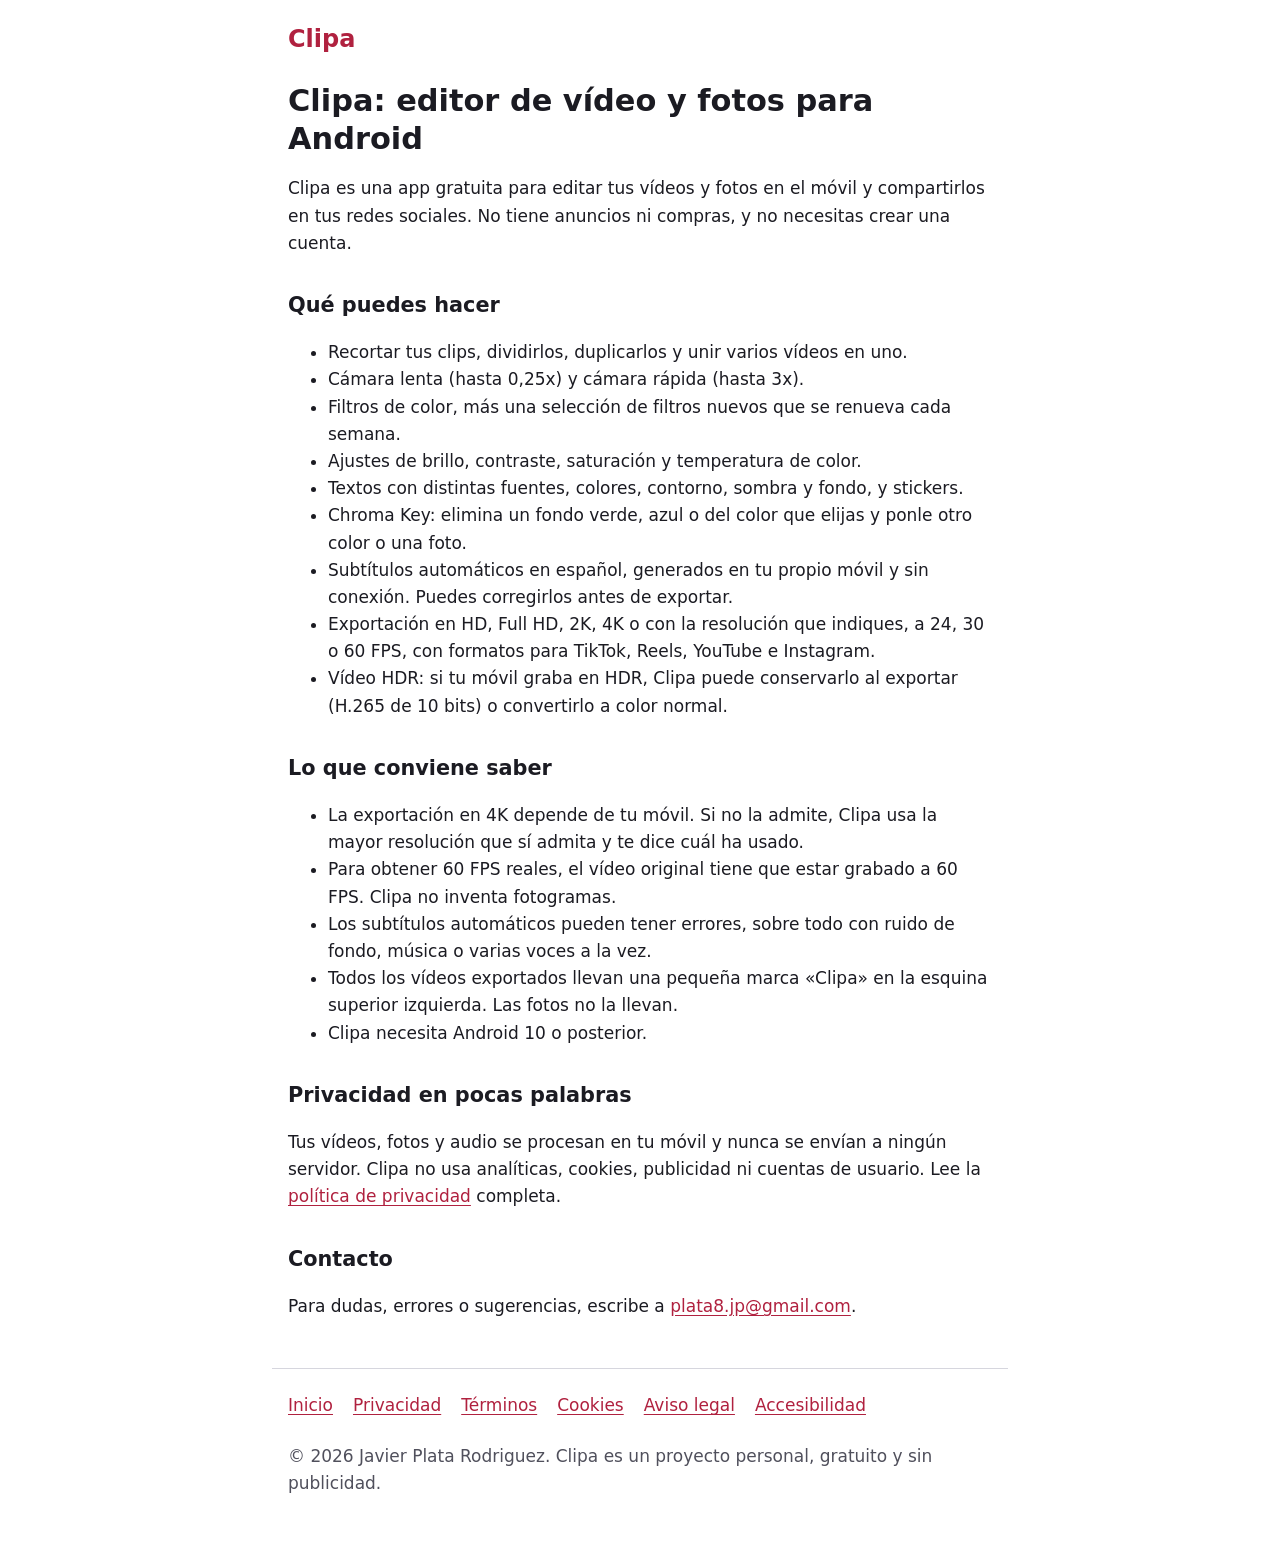
<file: clipa/index.html>
<!doctype html>
<html lang="es">
<head>
  <meta charset="utf-8">
  <meta name="viewport" content="width=device-width, initial-scale=1">
  <title>Editor de vídeo y fotos gratuito · Clipa</title>
  <meta name="description" content="Clipa: app gratuita para editar vídeos y fotos en Android, sin anuncios ni compras.">
  <link rel="canonical" href="https://plata8jp-blip.github.io/clipa/">
  <link rel="stylesheet" href="estilos.css">
</head>
<body>
  <a class="saltar" href="#contenido">Saltar al contenido</a>
  <header>
    <a class="marca" href="index.html">Clipa</a>
  </header>
  <main id="contenido">
    <h1>Clipa: editor de vídeo y fotos para Android</h1>
    <p>Clipa es una app gratuita para editar tus vídeos y fotos en el móvil y compartirlos en tus redes sociales.
       No tiene anuncios ni compras, y no necesitas crear una cuenta.</p>

    <h2>Qué puedes hacer</h2>
    <ul>
      <li>Recortar tus clips, dividirlos, duplicarlos y unir varios vídeos en uno.</li>
      <li>Cámara lenta (hasta 0,25x) y cámara rápida (hasta 3x).</li>
      <li>Filtros de color, más una selección de filtros nuevos que se renueva cada semana.</li>
      <li>Ajustes de brillo, contraste, saturación y temperatura de color.</li>
      <li>Textos con distintas fuentes, colores, contorno, sombra y fondo, y stickers.</li>
      <li>Chroma Key: elimina un fondo verde, azul o del color que elijas y ponle otro color o una foto.</li>
      <li>Subtítulos automáticos en español, generados en tu propio móvil y sin conexión. Puedes corregirlos antes de exportar.</li>
      <li>Exportación en HD, Full HD, 2K, 4K o con la resolución que indiques, a 24, 30 o 60 FPS, con formatos para TikTok, Reels, YouTube e Instagram.</li>
      <li>Vídeo HDR: si tu móvil graba en HDR, Clipa puede conservarlo al exportar (H.265 de 10 bits) o convertirlo a color normal.</li>
    </ul>

    <h2>Lo que conviene saber</h2>
    <ul>
      <li>La exportación en 4K depende de tu móvil. Si no la admite, Clipa usa la mayor resolución que sí admita y te dice cuál ha usado.</li>
      <li>Para obtener 60 FPS reales, el vídeo original tiene que estar grabado a 60 FPS. Clipa no inventa fotogramas.</li>
      <li>Los subtítulos automáticos pueden tener errores, sobre todo con ruido de fondo, música o varias voces a la vez.</li>
      <li>Todos los vídeos exportados llevan una pequeña marca «Clipa» en la esquina superior izquierda. Las fotos no la llevan.</li>
      <li>Clipa necesita Android 10 o posterior.</li>
    </ul>

    <h2>Privacidad en pocas palabras</h2>
    <p>Tus vídeos, fotos y audio se procesan en tu móvil y nunca se envían a ningún servidor.
       Clipa no usa analíticas, cookies, publicidad ni cuentas de usuario.
       Lee la <a href="privacidad.html">política de privacidad</a> completa.</p>

    <h2>Contacto</h2>
    <p>Para dudas, errores o sugerencias, escribe a <a href="mailto:plata8.jp@gmail.com">plata8.jp@gmail.com</a>.</p>
  </main>
  <footer>
    <nav aria-label="Páginas de Clipa">
      <ul>
        <li><a href="index.html" aria-current="page">Inicio</a></li>
        <li><a href="privacidad.html">Privacidad</a></li>
        <li><a href="terminos.html">Términos</a></li>
        <li><a href="cookies.html">Cookies</a></li>
        <li><a href="aviso-legal.html">Aviso legal</a></li>
        <li><a href="accesibilidad.html">Accesibilidad</a></li>
      </ul>
    </nav>
    <p class="nota">© 2026 Javier Plata Rodriguez. Clipa es un proyecto personal, gratuito y sin publicidad.</p>
  </footer>
</body>
</html>
</file>
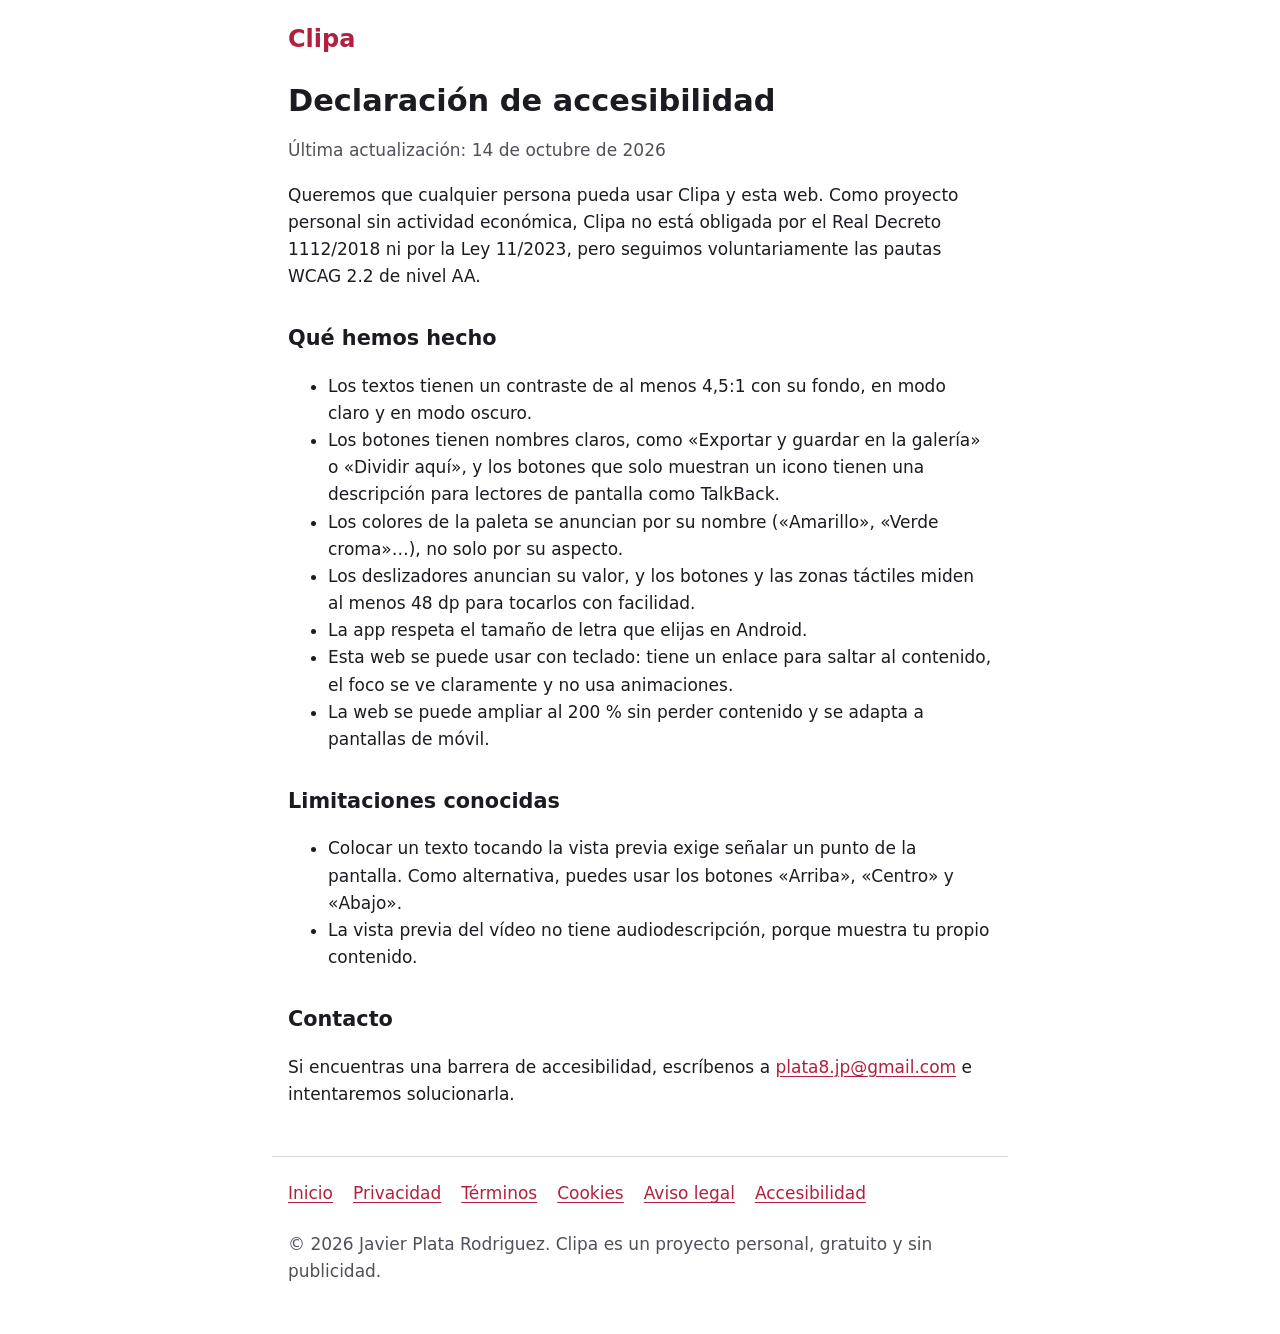
<file: clipa/accesibilidad.html>
<!doctype html>
<html lang="es">
<head>
  <meta charset="utf-8">
  <meta name="viewport" content="width=device-width, initial-scale=1">
  <title>Accesibilidad · Clipa</title>
  <meta name="description" content="Declaración de accesibilidad de Clipa.">
  <link rel="canonical" href="https://plata8jp-blip.github.io/clipa/accesibilidad.html">
  <link rel="stylesheet" href="estilos.css">
</head>
<body>
  <a class="saltar" href="#contenido">Saltar al contenido</a>
  <header>
    <a class="marca" href="index.html">Clipa</a>
  </header>
  <main id="contenido">
    <h1>Declaración de accesibilidad</h1>
    <p class="fecha">Última actualización: 14 de octubre de 2026</p>

    <p>Queremos que cualquier persona pueda usar Clipa y esta web. Como proyecto personal sin actividad económica,
       Clipa no está obligada por el Real Decreto 1112/2018 ni por la Ley 11/2023, pero seguimos voluntariamente las
       pautas WCAG 2.2 de nivel AA.</p>

    <h2>Qué hemos hecho</h2>
    <ul>
      <li>Los textos tienen un contraste de al menos 4,5:1 con su fondo, en modo claro y en modo oscuro.</li>
      <li>Los botones tienen nombres claros, como «Exportar y guardar en la galería» o «Dividir aquí», y los botones que solo muestran un icono tienen una descripción para lectores de pantalla como TalkBack.</li>
      <li>Los colores de la paleta se anuncian por su nombre («Amarillo», «Verde croma»…), no solo por su aspecto.</li>
      <li>Los deslizadores anuncian su valor, y los botones y las zonas táctiles miden al menos 48 dp para tocarlos con facilidad.</li>
      <li>La app respeta el tamaño de letra que elijas en Android.</li>
      <li>Esta web se puede usar con teclado: tiene un enlace para saltar al contenido, el foco se ve claramente y no usa animaciones.</li>
      <li>La web se puede ampliar al 200 % sin perder contenido y se adapta a pantallas de móvil.</li>
    </ul>

    <h2>Limitaciones conocidas</h2>
    <ul>
      <li>Colocar un texto tocando la vista previa exige señalar un punto de la pantalla. Como alternativa, puedes usar los botones «Arriba», «Centro» y «Abajo».</li>
      <li>La vista previa del vídeo no tiene audiodescripción, porque muestra tu propio contenido.</li>
    </ul>

    <h2>Contacto</h2>
    <p>Si encuentras una barrera de accesibilidad, escríbenos a <a href="mailto:plata8.jp@gmail.com">plata8.jp@gmail.com</a> e intentaremos solucionarla.</p>
  </main>
  <footer>
    <nav aria-label="Páginas de Clipa">
      <ul>
        <li><a href="index.html">Inicio</a></li>
        <li><a href="privacidad.html">Privacidad</a></li>
        <li><a href="terminos.html">Términos</a></li>
        <li><a href="cookies.html">Cookies</a></li>
        <li><a href="aviso-legal.html">Aviso legal</a></li>
        <li><a href="accesibilidad.html" aria-current="page">Accesibilidad</a></li>
      </ul>
    </nav>
    <p class="nota">© 2026 Javier Plata Rodriguez. Clipa es un proyecto personal, gratuito y sin publicidad.</p>
  </footer>
</body>
</html>
</file>
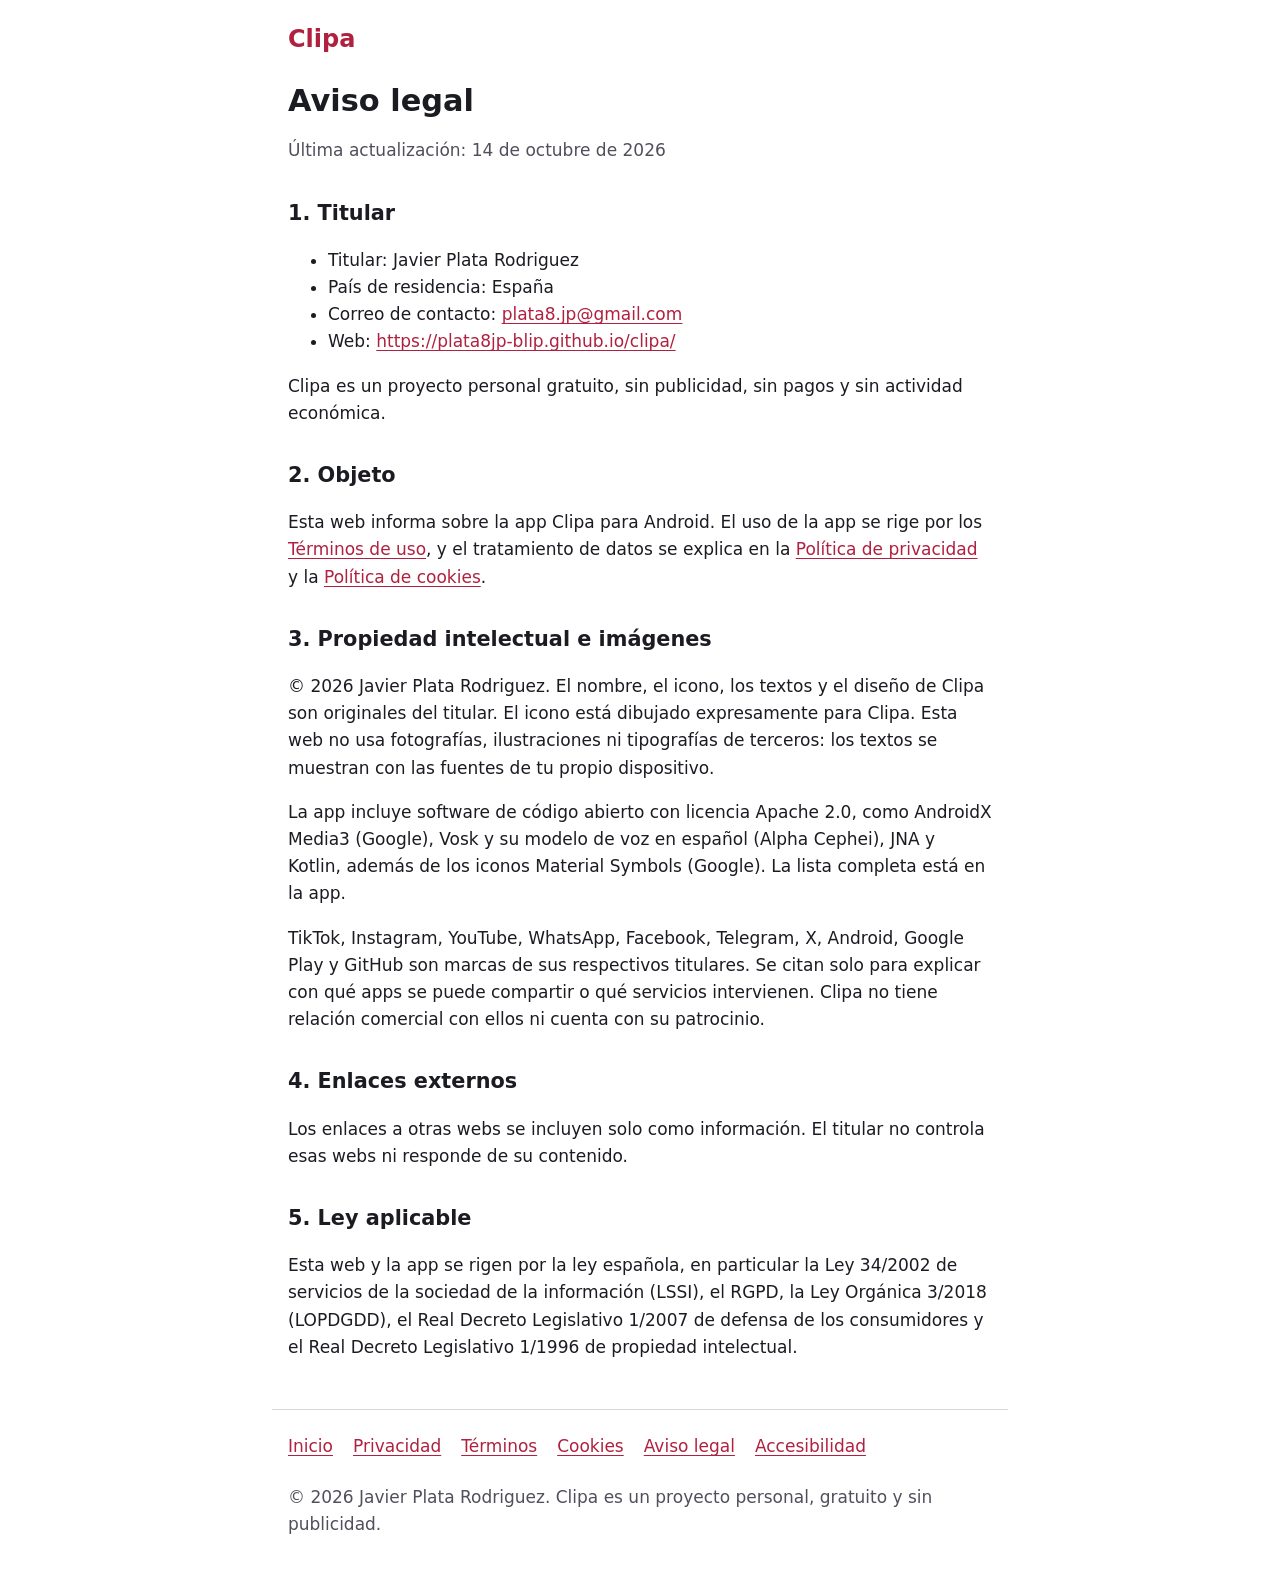
<file: clipa/aviso-legal.html>
<!doctype html>
<html lang="es">
<head>
  <meta charset="utf-8">
  <meta name="viewport" content="width=device-width, initial-scale=1">
  <title>Aviso legal · Clipa</title>
  <meta name="description" content="Datos del titular de Clipa y propiedad intelectual.">
  <link rel="canonical" href="https://plata8jp-blip.github.io/clipa/aviso-legal.html">
  <link rel="stylesheet" href="estilos.css">
</head>
<body>
  <a class="saltar" href="#contenido">Saltar al contenido</a>
  <header>
    <a class="marca" href="index.html">Clipa</a>
  </header>
  <main id="contenido">
    <h1>Aviso legal</h1>
    <p class="fecha">Última actualización: 14 de octubre de 2026</p>

    <h2>1. Titular</h2>
    <ul>
      <li>Titular: Javier Plata Rodriguez</li>
      <li>País de residencia: España</li>
      <li>Correo de contacto: <a href="mailto:plata8.jp@gmail.com">plata8.jp@gmail.com</a></li>
      <li>Web: <a href="https://plata8jp-blip.github.io/clipa/">https://plata8jp-blip.github.io/clipa/</a></li>
    </ul>
    <p>Clipa es un proyecto personal gratuito, sin publicidad, sin pagos y sin actividad económica.</p>

    <h2>2. Objeto</h2>
    <p>Esta web informa sobre la app Clipa para Android. El uso de la app se rige por los <a href="terminos.html">Términos de uso</a>,
       y el tratamiento de datos se explica en la <a href="privacidad.html">Política de privacidad</a> y la
       <a href="cookies.html">Política de cookies</a>.</p>

    <h2>3. Propiedad intelectual e imágenes</h2>
    <p>© 2026 Javier Plata Rodriguez. El nombre, el icono, los textos y el diseño de Clipa son originales del titular. El icono está dibujado
       expresamente para Clipa. Esta web no usa fotografías, ilustraciones ni tipografías de terceros: los textos se muestran
       con las fuentes de tu propio dispositivo.</p>
    <p>La app incluye software de código abierto con licencia Apache 2.0, como AndroidX Media3 (Google), Vosk y su modelo de voz
       en español (Alpha Cephei), JNA y Kotlin, además de los iconos Material Symbols (Google). La lista completa está en la app.</p>
    <p>TikTok, Instagram, YouTube, WhatsApp, Facebook, Telegram, X, Android, Google Play y GitHub son marcas de sus respectivos
       titulares. Se citan solo para explicar con qué apps se puede compartir o qué servicios intervienen. Clipa no tiene relación
       comercial con ellos ni cuenta con su patrocinio.</p>

    <h2>4. Enlaces externos</h2>
    <p>Los enlaces a otras webs se incluyen solo como información. El titular no controla esas webs ni responde de su contenido.</p>

    <h2>5. Ley aplicable</h2>
    <p>Esta web y la app se rigen por la ley española, en particular la Ley 34/2002 de servicios de la sociedad de la información (LSSI),
       el RGPD, la Ley Orgánica 3/2018 (LOPDGDD), el Real Decreto Legislativo 1/2007 de defensa de los consumidores y el
       Real Decreto Legislativo 1/1996 de propiedad intelectual.</p>
  </main>
  <footer>
    <nav aria-label="Páginas de Clipa">
      <ul>
        <li><a href="index.html">Inicio</a></li>
        <li><a href="privacidad.html">Privacidad</a></li>
        <li><a href="terminos.html">Términos</a></li>
        <li><a href="cookies.html">Cookies</a></li>
        <li><a href="aviso-legal.html" aria-current="page">Aviso legal</a></li>
        <li><a href="accesibilidad.html">Accesibilidad</a></li>
      </ul>
    </nav>
    <p class="nota">© 2026 Javier Plata Rodriguez. Clipa es un proyecto personal, gratuito y sin publicidad.</p>
  </footer>
</body>
</html>
</file>
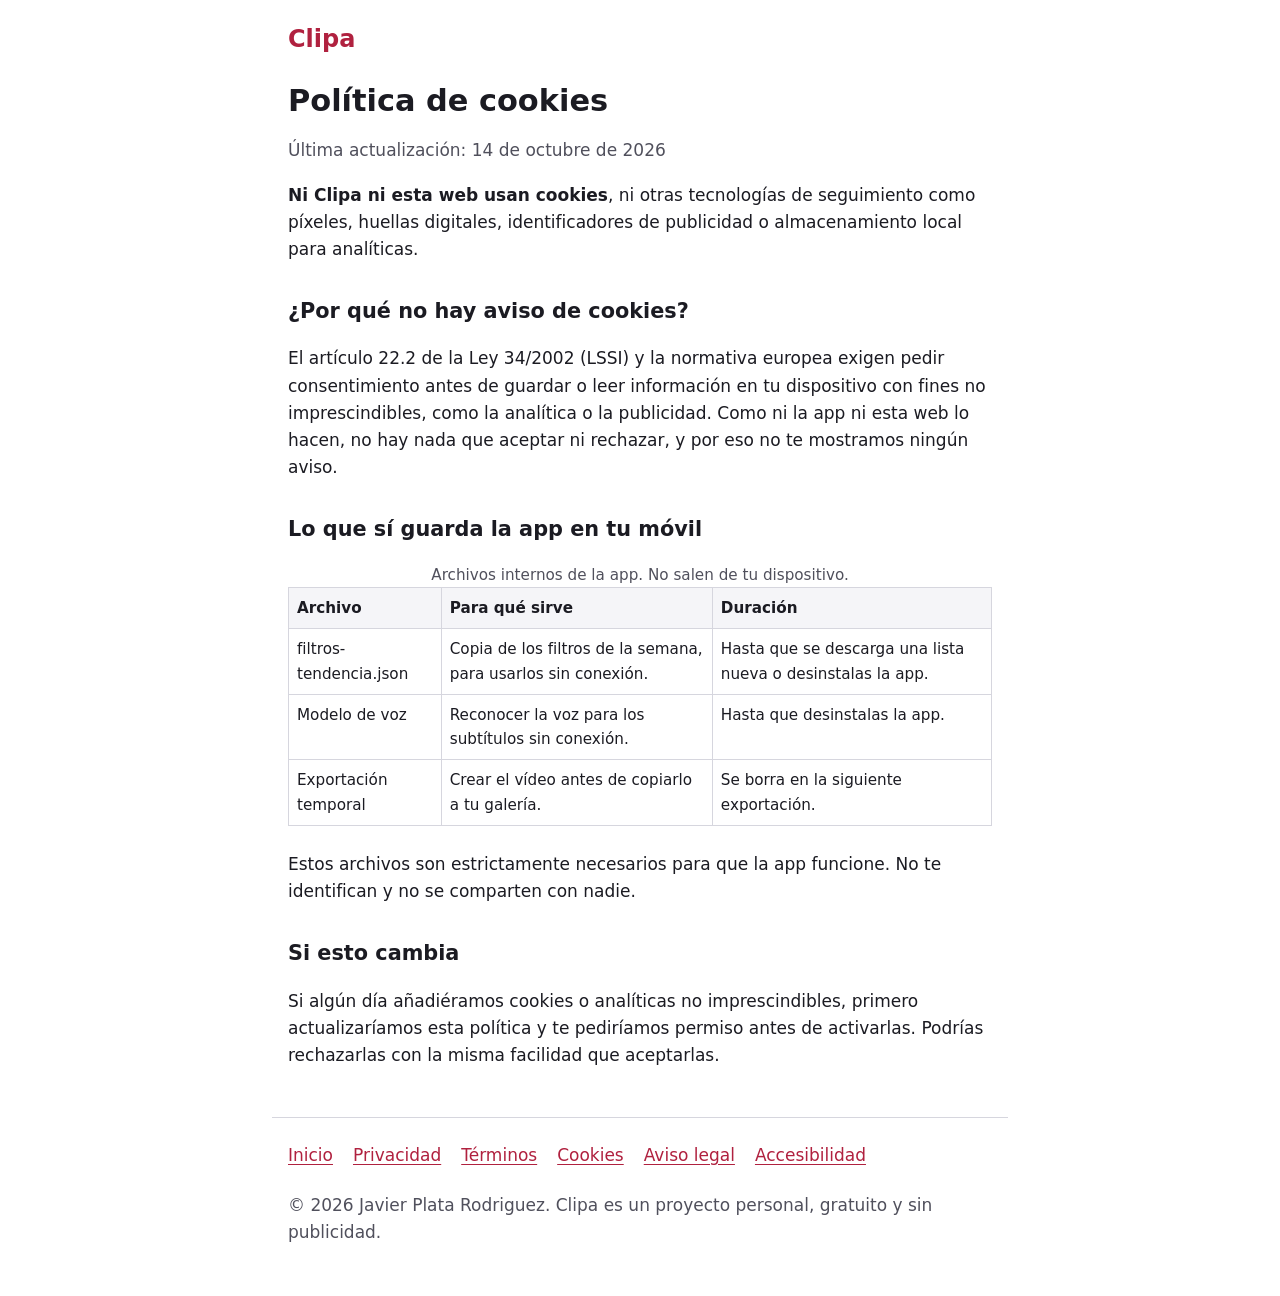
<file: clipa/cookies.html>
<!doctype html>
<html lang="es">
<head>
  <meta charset="utf-8">
  <meta name="viewport" content="width=device-width, initial-scale=1">
  <title>Política de cookies · Clipa</title>
  <meta name="description" content="Clipa y su web no usan cookies.">
  <link rel="canonical" href="https://plata8jp-blip.github.io/clipa/cookies.html">
  <link rel="stylesheet" href="estilos.css">
</head>
<body>
  <a class="saltar" href="#contenido">Saltar al contenido</a>
  <header>
    <a class="marca" href="index.html">Clipa</a>
  </header>
  <main id="contenido">
    <h1>Política de cookies</h1>
    <p class="fecha">Última actualización: 14 de octubre de 2026</p>

    <p><strong>Ni Clipa ni esta web usan cookies</strong>, ni otras tecnologías de seguimiento como píxeles, huellas digitales,
       identificadores de publicidad o almacenamiento local para analíticas.</p>

    <h2>¿Por qué no hay aviso de cookies?</h2>
    <p>El artículo 22.2 de la Ley 34/2002 (LSSI) y la normativa europea exigen pedir consentimiento antes de guardar o leer
       información en tu dispositivo con fines no imprescindibles, como la analítica o la publicidad. Como ni la app ni esta web
       lo hacen, no hay nada que aceptar ni rechazar, y por eso no te mostramos ningún aviso.</p>

    <h2>Lo que sí guarda la app en tu móvil</h2>
    <div class="tabla">
      <table>
        <caption class="nota">Archivos internos de la app. No salen de tu dispositivo.</caption>
        <thead><tr><th scope="col">Archivo</th><th scope="col">Para qué sirve</th><th scope="col">Duración</th></tr></thead>
        <tbody>
          <tr><td>filtros-tendencia.json</td><td>Copia de los filtros de la semana, para usarlos sin conexión.</td><td>Hasta que se descarga una lista nueva o desinstalas la app.</td></tr>
          <tr><td>Modelo de voz</td><td>Reconocer la voz para los subtítulos sin conexión.</td><td>Hasta que desinstalas la app.</td></tr>
          <tr><td>Exportación temporal</td><td>Crear el vídeo antes de copiarlo a tu galería.</td><td>Se borra en la siguiente exportación.</td></tr>
        </tbody>
      </table>
    </div>
    <p>Estos archivos son estrictamente necesarios para que la app funcione. No te identifican y no se comparten con nadie.</p>

    <h2>Si esto cambia</h2>
    <p>Si algún día añadiéramos cookies o analíticas no imprescindibles, primero actualizaríamos esta política y te pediríamos
       permiso antes de activarlas. Podrías rechazarlas con la misma facilidad que aceptarlas.</p>
  </main>
  <footer>
    <nav aria-label="Páginas de Clipa">
      <ul>
        <li><a href="index.html">Inicio</a></li>
        <li><a href="privacidad.html">Privacidad</a></li>
        <li><a href="terminos.html">Términos</a></li>
        <li><a href="cookies.html" aria-current="page">Cookies</a></li>
        <li><a href="aviso-legal.html">Aviso legal</a></li>
        <li><a href="accesibilidad.html">Accesibilidad</a></li>
      </ul>
    </nav>
    <p class="nota">© 2026 Javier Plata Rodriguez. Clipa es un proyecto personal, gratuito y sin publicidad.</p>
  </footer>
</body>
</html>
</file>
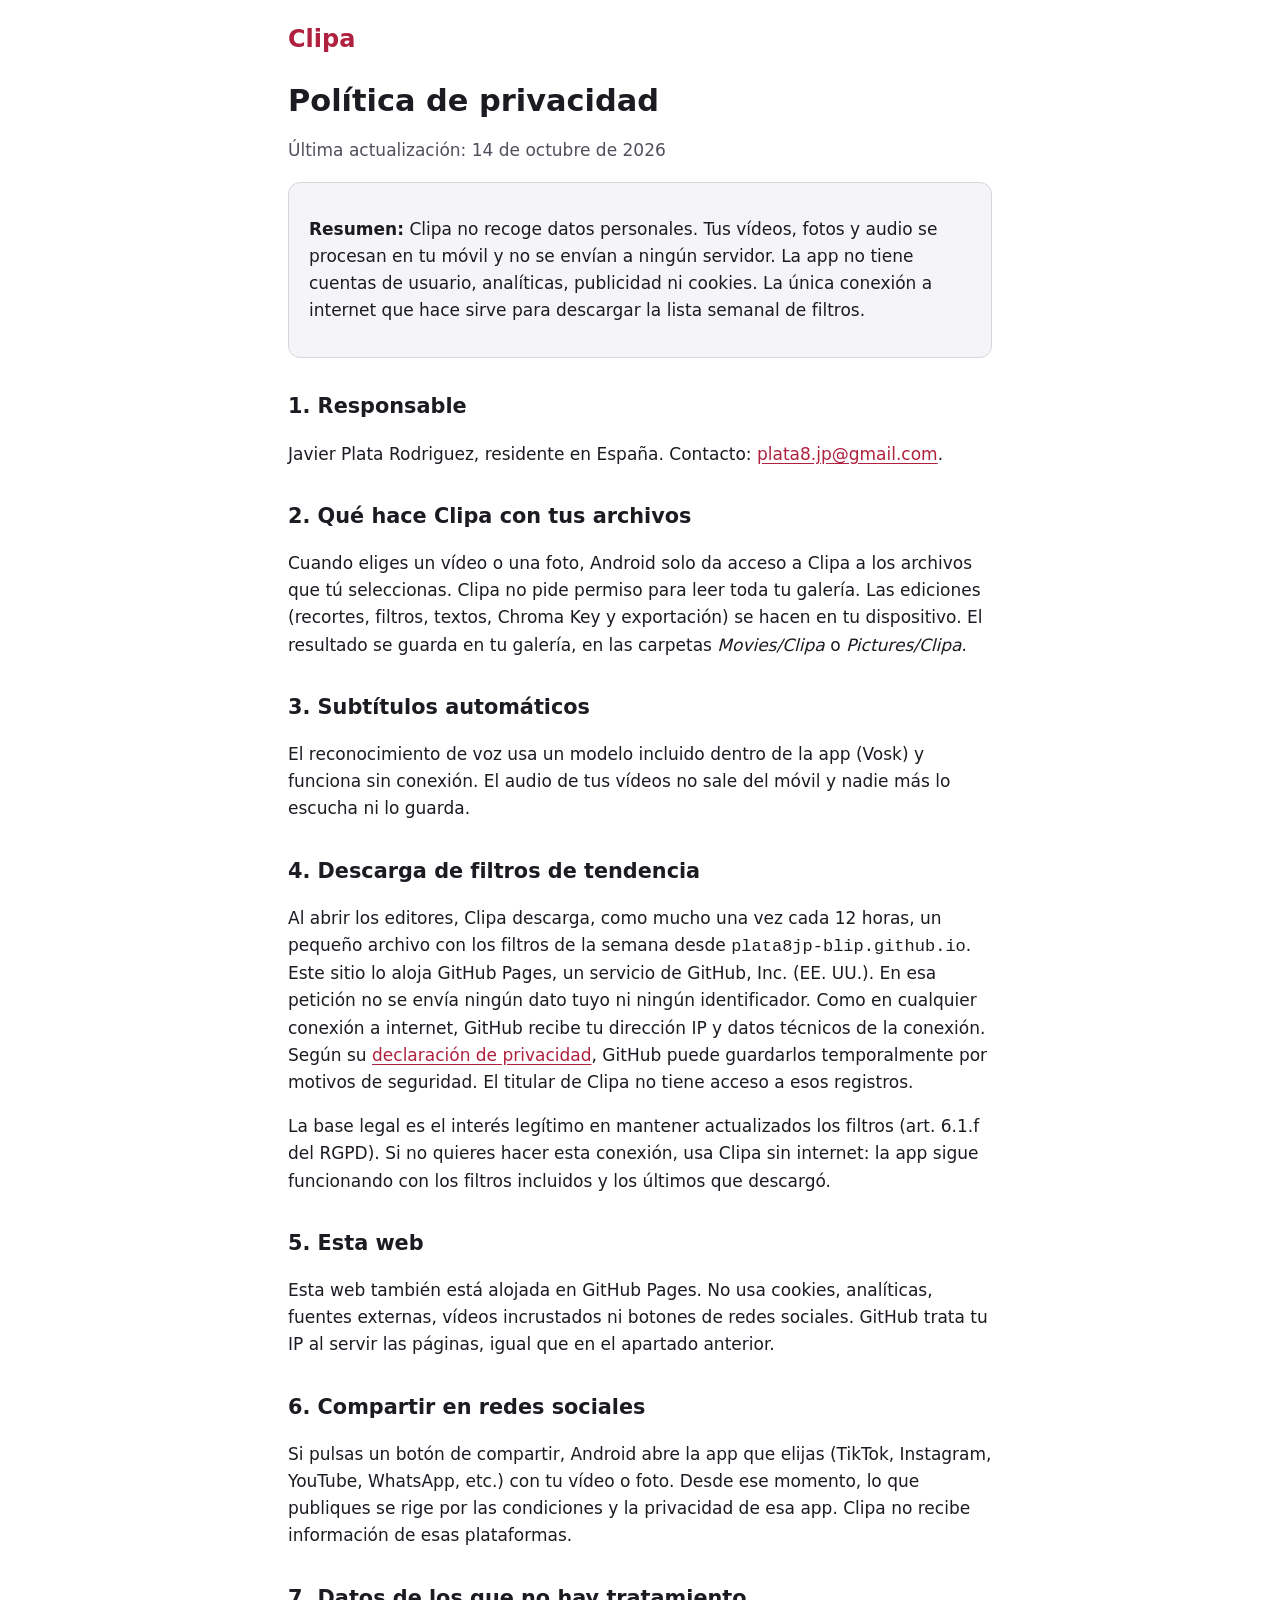
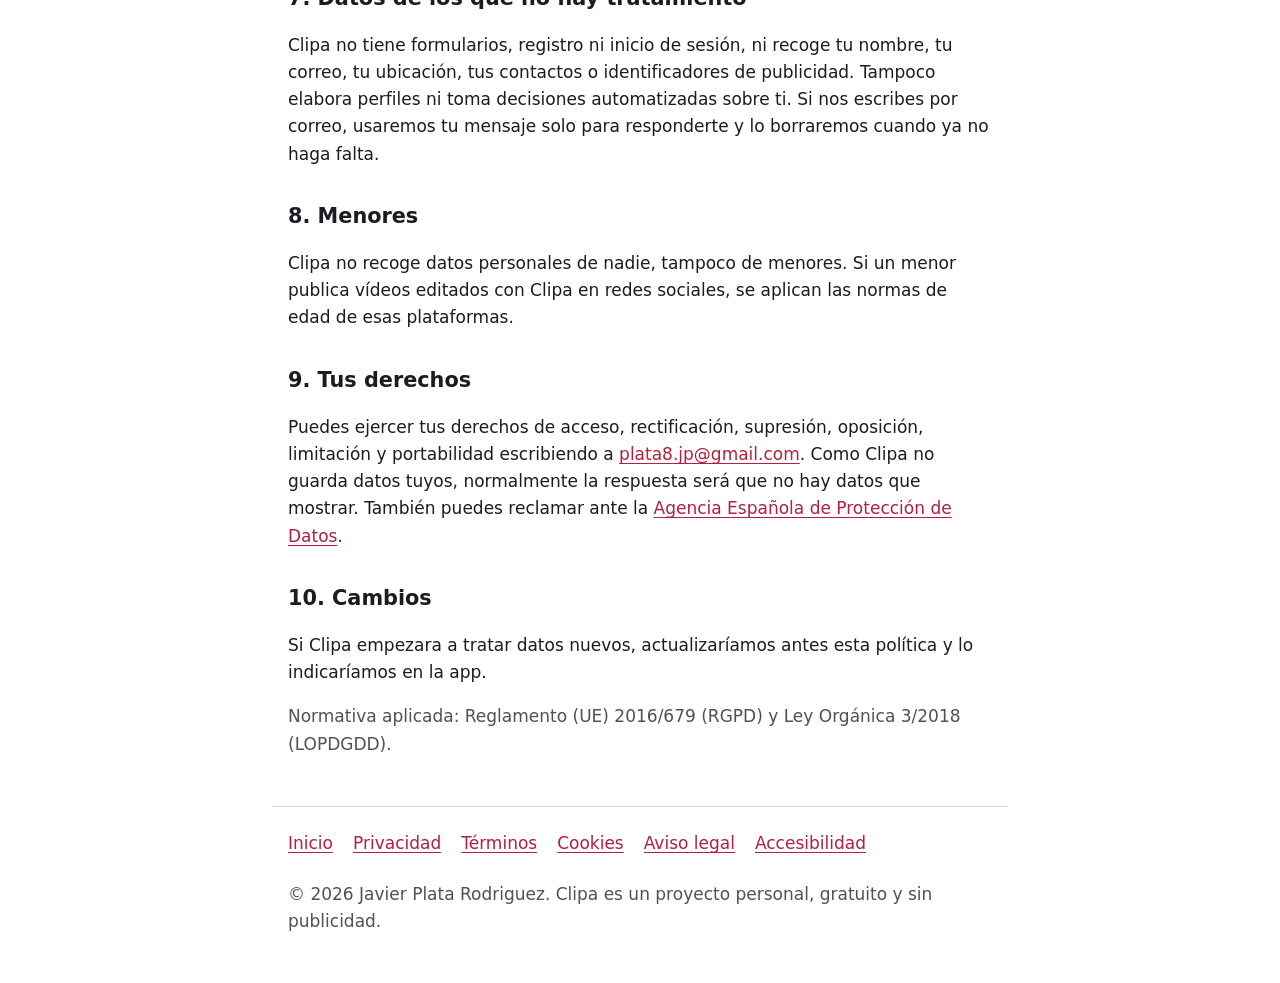
<file: clipa/privacidad.html>
<!doctype html>
<html lang="es">
<head>
  <meta charset="utf-8">
  <meta name="viewport" content="width=device-width, initial-scale=1">
  <title>Política de privacidad · Clipa</title>
  <meta name="description" content="Cómo trata Clipa tus datos: no recoge datos personales.">
  <link rel="canonical" href="https://plata8jp-blip.github.io/clipa/privacidad.html">
  <link rel="stylesheet" href="estilos.css">
</head>
<body>
  <a class="saltar" href="#contenido">Saltar al contenido</a>
  <header>
    <a class="marca" href="index.html">Clipa</a>
  </header>
  <main id="contenido">
    <h1>Política de privacidad</h1>
    <p class="fecha">Última actualización: 14 de octubre de 2026</p>

    <div class="caja">
      <p><strong>Resumen:</strong> Clipa no recoge datos personales. Tus vídeos, fotos y audio se procesan
         en tu móvil y no se envían a ningún servidor. La app no tiene cuentas de usuario, analíticas,
         publicidad ni cookies. La única conexión a internet que hace sirve para descargar la lista
         semanal de filtros.</p>
    </div>

    <h2>1. Responsable</h2>
    <p>Javier Plata Rodriguez, residente en España. Contacto: <a href="mailto:plata8.jp@gmail.com">plata8.jp@gmail.com</a>.</p>

    <h2>2. Qué hace Clipa con tus archivos</h2>
    <p>Cuando eliges un vídeo o una foto, Android solo da acceso a Clipa a los archivos que tú seleccionas.
       Clipa no pide permiso para leer toda tu galería. Las ediciones (recortes, filtros, textos,
       Chroma Key y exportación) se hacen en tu dispositivo. El resultado se guarda en tu galería, en las carpetas
       <em>Movies/Clipa</em> o <em>Pictures/Clipa</em>.</p>

    <h2>3. Subtítulos automáticos</h2>
    <p>El reconocimiento de voz usa un modelo incluido dentro de la app (Vosk) y funciona sin conexión.
       El audio de tus vídeos no sale del móvil y nadie más lo escucha ni lo guarda.</p>

    <h2>4. Descarga de filtros de tendencia</h2>
    <p>Al abrir los editores, Clipa descarga, como mucho una vez cada 12 horas, un pequeño archivo con los filtros de la semana
       desde <code>plata8jp-blip.github.io</code>. Este sitio lo aloja GitHub Pages, un servicio de GitHub, Inc. (EE. UU.).
       En esa petición no se envía ningún dato tuyo ni ningún identificador. Como en cualquier conexión a internet, GitHub
       recibe tu dirección IP y datos técnicos de la conexión. Según su
       <a href="https://docs.github.com/es/site-policy/privacy-policies/github-general-privacy-statement">declaración de privacidad</a>,
       GitHub puede guardarlos temporalmente por motivos de seguridad. El titular de Clipa no tiene acceso a esos registros.</p>
    <p>La base legal es el interés legítimo en mantener actualizados los filtros (art. 6.1.f del RGPD). Si no quieres
       hacer esta conexión, usa Clipa sin internet: la app sigue funcionando con los filtros incluidos y los últimos que descargó.</p>

    <h2>5. Esta web</h2>
    <p>Esta web también está alojada en GitHub Pages. No usa cookies, analíticas, fuentes externas, vídeos incrustados
       ni botones de redes sociales. GitHub trata tu IP al servir las páginas, igual que en el apartado anterior.</p>

    <h2>6. Compartir en redes sociales</h2>
    <p>Si pulsas un botón de compartir, Android abre la app que elijas (TikTok, Instagram, YouTube, WhatsApp, etc.)
       con tu vídeo o foto. Desde ese momento, lo que publiques se rige por las condiciones y la privacidad de esa app.
       Clipa no recibe información de esas plataformas.</p>

    <h2>7. Datos de los que no hay tratamiento</h2>
    <p>Clipa no tiene formularios, registro ni inicio de sesión, ni recoge tu nombre, tu correo, tu ubicación, tus contactos o
       identificadores de publicidad. Tampoco elabora perfiles ni toma decisiones automatizadas sobre ti.
       Si nos escribes por correo, usaremos tu mensaje solo para responderte y lo borraremos cuando ya no haga falta.</p>

    <h2>8. Menores</h2>
    <p>Clipa no recoge datos personales de nadie, tampoco de menores. Si un menor publica vídeos editados con Clipa en
       redes sociales, se aplican las normas de edad de esas plataformas.</p>

    <h2>9. Tus derechos</h2>
    <p>Puedes ejercer tus derechos de acceso, rectificación, supresión, oposición, limitación y portabilidad escribiendo a
       <a href="mailto:plata8.jp@gmail.com">plata8.jp@gmail.com</a>. Como Clipa no guarda datos tuyos, normalmente la respuesta será que no
       hay datos que mostrar. También puedes reclamar ante la
       <a href="https://www.aepd.es/">Agencia Española de Protección de Datos</a>.</p>

    <h2>10. Cambios</h2>
    <p>Si Clipa empezara a tratar datos nuevos, actualizaríamos antes esta política y lo indicaríamos en la app.</p>

    <p class="nota">Normativa aplicada: Reglamento (UE) 2016/679 (RGPD) y Ley Orgánica 3/2018 (LOPDGDD).</p>
  </main>
  <footer>
    <nav aria-label="Páginas de Clipa">
      <ul>
        <li><a href="index.html">Inicio</a></li>
        <li><a href="privacidad.html" aria-current="page">Privacidad</a></li>
        <li><a href="terminos.html">Términos</a></li>
        <li><a href="cookies.html">Cookies</a></li>
        <li><a href="aviso-legal.html">Aviso legal</a></li>
        <li><a href="accesibilidad.html">Accesibilidad</a></li>
      </ul>
    </nav>
    <p class="nota">© 2026 Javier Plata Rodriguez. Clipa es un proyecto personal, gratuito y sin publicidad.</p>
  </footer>
</body>
</html>
</file>
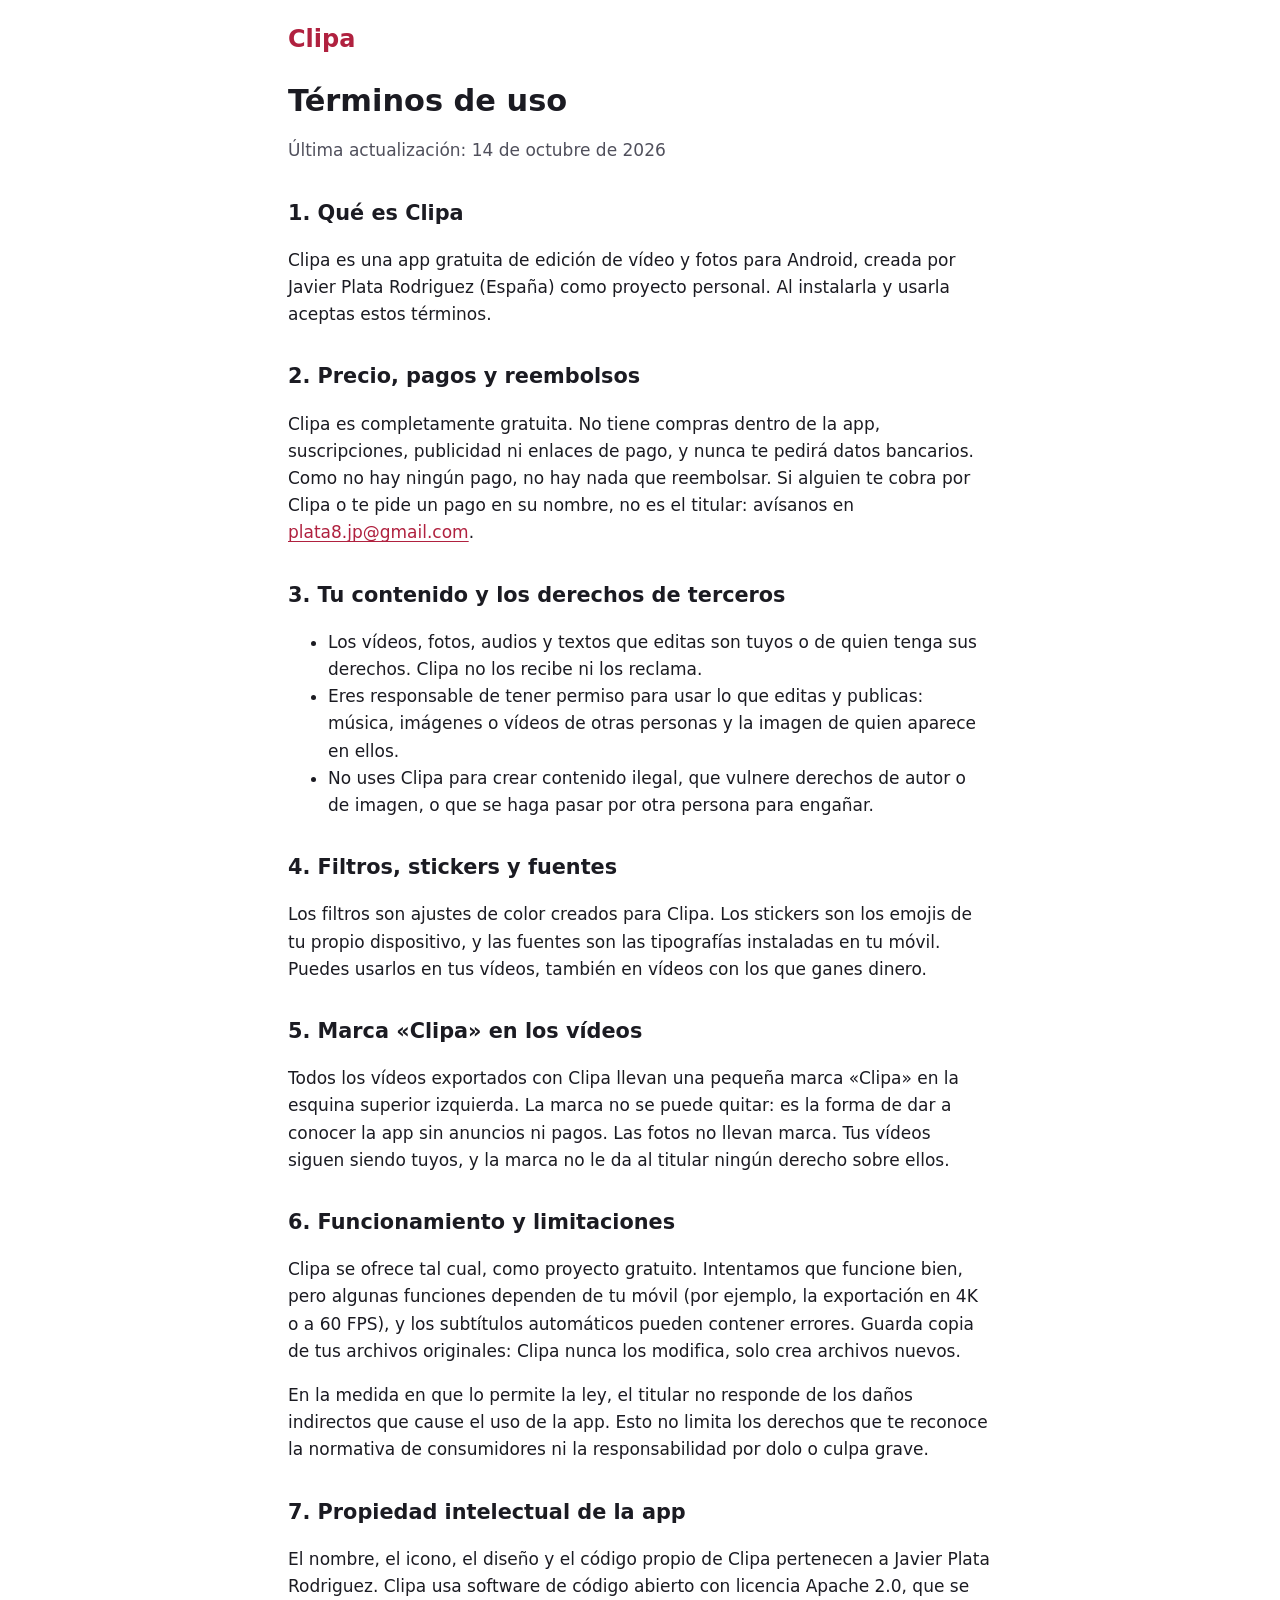
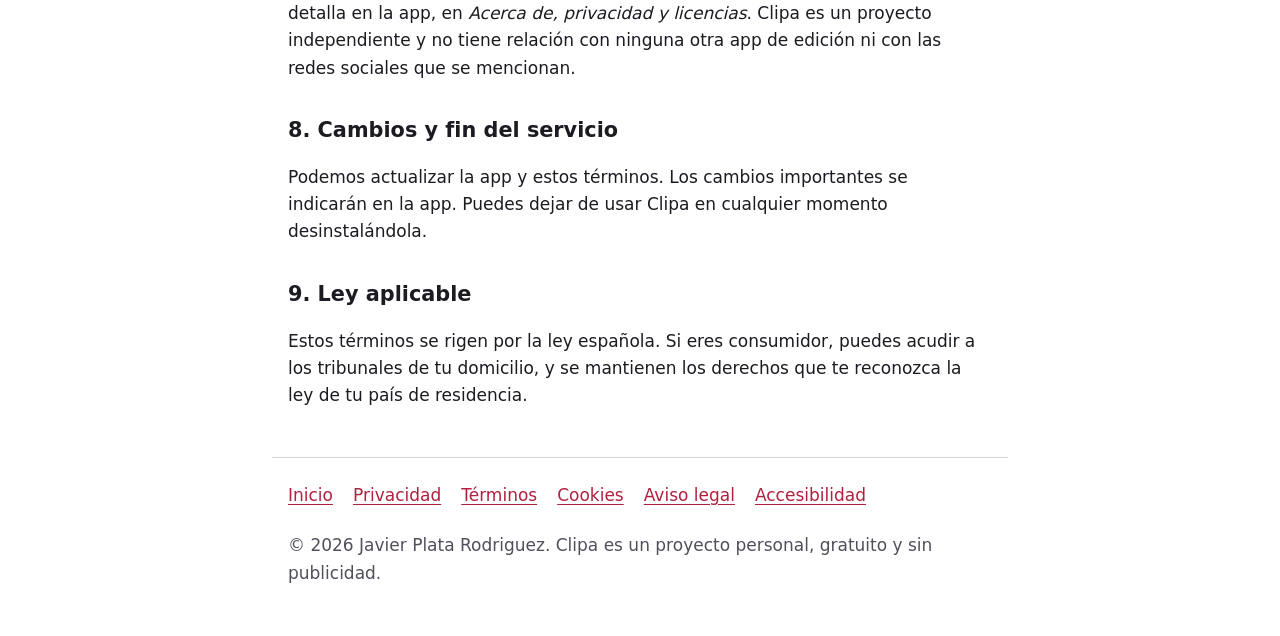
<file: clipa/terminos.html>
<!doctype html>
<html lang="es">
<head>
  <meta charset="utf-8">
  <meta name="viewport" content="width=device-width, initial-scale=1">
  <title>Términos de uso · Clipa</title>
  <meta name="description" content="Condiciones de uso de la app gratuita Clipa.">
  <link rel="canonical" href="https://plata8jp-blip.github.io/clipa/terminos.html">
  <link rel="stylesheet" href="estilos.css">
</head>
<body>
  <a class="saltar" href="#contenido">Saltar al contenido</a>
  <header>
    <a class="marca" href="index.html">Clipa</a>
  </header>
  <main id="contenido">
    <h1>Términos de uso</h1>
    <p class="fecha">Última actualización: 14 de octubre de 2026</p>

    <h2>1. Qué es Clipa</h2>
    <p>Clipa es una app gratuita de edición de vídeo y fotos para Android, creada por Javier Plata Rodriguez (España)
       como proyecto personal. Al instalarla y usarla aceptas estos términos.</p>

    <h2>2. Precio, pagos y reembolsos</h2>
    <p>Clipa es completamente gratuita. No tiene compras dentro de la app, suscripciones, publicidad ni enlaces de pago, y
       nunca te pedirá datos bancarios. Como no hay ningún pago, no hay nada que reembolsar. Si alguien te cobra por Clipa
       o te pide un pago en su nombre, no es el titular: avísanos en <a href="mailto:plata8.jp@gmail.com">plata8.jp@gmail.com</a>.</p>

    <h2>3. Tu contenido y los derechos de terceros</h2>
    <ul>
      <li>Los vídeos, fotos, audios y textos que editas son tuyos o de quien tenga sus derechos. Clipa no los recibe ni los reclama.</li>
      <li>Eres responsable de tener permiso para usar lo que editas y publicas: música, imágenes o vídeos de otras personas y la imagen de quien aparece en ellos.</li>
      <li>No uses Clipa para crear contenido ilegal, que vulnere derechos de autor o de imagen, o que se haga pasar por otra persona para engañar.</li>
    </ul>

    <h2>4. Filtros, stickers y fuentes</h2>
    <p>Los filtros son ajustes de color creados para Clipa. Los stickers son los emojis de tu propio dispositivo, y las fuentes
       son las tipografías instaladas en tu móvil. Puedes usarlos en tus vídeos, también en vídeos con los que ganes dinero.</p>

    <h2>5. Marca «Clipa» en los vídeos</h2>
    <p>Todos los vídeos exportados con Clipa llevan una pequeña marca «Clipa» en la esquina superior izquierda. La marca no se
       puede quitar: es la forma de dar a conocer la app sin anuncios ni pagos. Las fotos no llevan marca. Tus vídeos siguen
       siendo tuyos, y la marca no le da al titular ningún derecho sobre ellos.</p>

    <h2>6. Funcionamiento y limitaciones</h2>
    <p>Clipa se ofrece tal cual, como proyecto gratuito. Intentamos que funcione bien, pero algunas funciones dependen de tu móvil
       (por ejemplo, la exportación en 4K o a 60 FPS), y los subtítulos automáticos pueden contener errores. Guarda copia de tus
       archivos originales: Clipa nunca los modifica, solo crea archivos nuevos.</p>
    <p>En la medida en que lo permite la ley, el titular no responde de los daños indirectos que cause el uso de la app. Esto no
       limita los derechos que te reconoce la normativa de consumidores ni la responsabilidad por dolo o culpa grave.</p>

    <h2>7. Propiedad intelectual de la app</h2>
    <p>El nombre, el icono, el diseño y el código propio de Clipa pertenecen a Javier Plata Rodriguez. Clipa usa software de código abierto
       con licencia Apache 2.0, que se detalla en la app, en <em>Acerca de, privacidad y licencias</em>. Clipa es un proyecto
       independiente y no tiene relación con ninguna otra app de edición ni con las redes sociales que se mencionan.</p>

    <h2>8. Cambios y fin del servicio</h2>
    <p>Podemos actualizar la app y estos términos. Los cambios importantes se indicarán en la app. Puedes dejar de usar Clipa
       en cualquier momento desinstalándola.</p>

    <h2>9. Ley aplicable</h2>
    <p>Estos términos se rigen por la ley española. Si eres consumidor, puedes acudir a los tribunales de tu domicilio, y
       se mantienen los derechos que te reconozca la ley de tu país de residencia.</p>
  </main>
  <footer>
    <nav aria-label="Páginas de Clipa">
      <ul>
        <li><a href="index.html">Inicio</a></li>
        <li><a href="privacidad.html">Privacidad</a></li>
        <li><a href="terminos.html" aria-current="page">Términos</a></li>
        <li><a href="cookies.html">Cookies</a></li>
        <li><a href="aviso-legal.html">Aviso legal</a></li>
        <li><a href="accesibilidad.html">Accesibilidad</a></li>
      </ul>
    </nav>
    <p class="nota">© 2026 Javier Plata Rodriguez. Clipa es un proyecto personal, gratuito y sin publicidad.</p>
  </footer>
</body>
</html>
</file>
<file: clipa/estilos.css>
/* Contrast (WCAG 2.2 AA, 4.5:1 for text) — checked by clipa/web/check_contrast.py
   light: text #1B1B22 on #FFFFFF ≈ 17:1 · muted #50505C ≈ 8:1 · link #B0213F ≈ 6.7:1
   dark:  text #F2F2F7 on #0F0F14 ≈ 17:1 · muted #B9B9C6 ≈ 9.9:1 · link #FF8FA6 ≈ 8.9:1 */
:root {
  --bg: #FFFFFF;
  --surface: #F5F5F8;
  --text: #1B1B22;
  --muted: #50505C;
  --link: #B0213F;
  --border: #D6D6DE;
  --focus: #1A56DB;
}
@media (prefers-color-scheme: dark) {
  :root {
    --bg: #0F0F14;
    --surface: #1C1C24;
    --text: #F2F2F7;
    --muted: #B9B9C6;
    --link: #FF8FA6;
    --border: #3A3A46;
    --focus: #8AB4FF;
  }
}
* { box-sizing: border-box; }
html { -webkit-text-size-adjust: 100%; }
body {
  margin: 0;
  background: var(--bg);
  color: var(--text);
  font: 1.0625rem/1.6 system-ui, -apple-system, "Segoe UI", Roboto, sans-serif;
}
.saltar {
  position: absolute; left: -999px; top: 0;
  background: var(--surface); color: var(--text); padding: .5rem 1rem;
}
.saltar:focus { left: 1rem; top: 1rem; }
header, main, footer { max-width: 46rem; margin: 0 auto; padding: 0 1rem; }
header { padding-top: 1.25rem; }
.marca { font-weight: 800; font-size: 1.5rem; color: var(--link); text-decoration: none; }
h1 { font-size: 1.9rem; line-height: 1.25; margin: 1.5rem 0 .25rem; }
h2 { font-size: 1.3rem; margin: 2rem 0 .5rem; }
.fecha, .nota { color: var(--muted); }
a { color: var(--link); text-underline-offset: .15em; }
a:focus-visible, button:focus-visible { outline: 3px solid var(--focus); outline-offset: 2px; border-radius: 2px; }
table { border-collapse: collapse; width: 100%; margin: .5rem 0; font-size: .95rem; }
th, td { border: 1px solid var(--border); padding: .5rem; text-align: left; vertical-align: top; }
th { background: var(--surface); }
.tabla { overflow-x: auto; }
.caja { background: var(--surface); border: 1px solid var(--border); border-radius: .75rem; padding: 1rem 1.25rem; }
footer { margin-top: 3rem; padding-bottom: 2rem; border-top: 1px solid var(--border); }
footer nav ul { list-style: none; padding: 0; display: flex; flex-wrap: wrap; gap: .5rem 1.25rem; }
footer a { display: inline-block; padding: .4rem 0; }
@media (prefers-reduced-motion: reduce) { * { scroll-behavior: auto !important; } }
</file>
